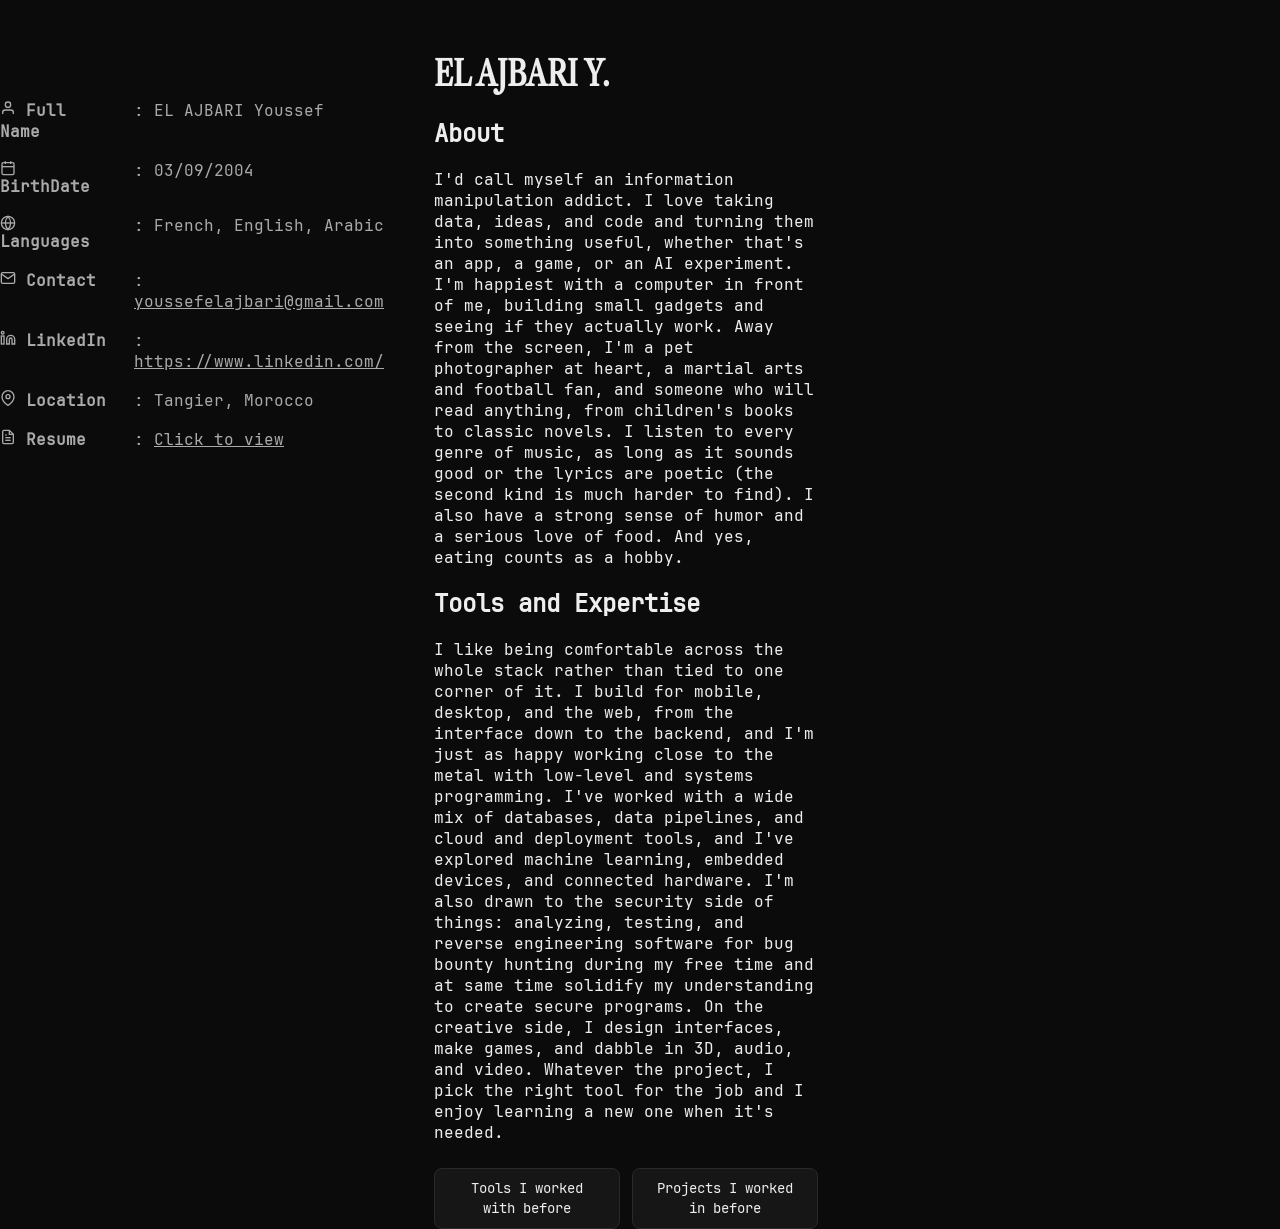
<file: index.html>
<html>

    <head>
        <meta name="viewport" content="width=device-width, initial-scale=1">
        <title>
            EL AJBARI Y.
        </title>
        <link rel="stylesheet" href="assets/styles/index.css">
    </head>

    <body>
        <div class="screen">
            <div class="side">
                <dl class="info-list">
                <dt><svg viewBox="0 0 24 24" width="16" height="16" stroke="currentColor" stroke-width="2" fill="none"><path d="M20 21v-2a4 4 0 0 0-4-4H8a4 4 0 0 0-4 4v2"></path><circle cx="12" cy="7" r="4"></circle></svg> Full Name</dt>
                <dd>EL AJBARI Youssef</dd>

                <dt><svg viewBox="0 0 24 24" width="16" height="16" stroke="currentColor" stroke-width="2" fill="none"><rect x="3" y="4" width="18" height="18" rx="2" ry="2"></rect><line x1="16" y1="2" x2="16" y2="6"></line><line x1="8" y1="2" x2="8" y2="6"></line><line x1="3" y1="10" x2="21" y2="10"></line></svg> BirthDate</dt>
                <dd>03/09/2004</dd>

                <dt><svg viewBox="0 0 24 24" width="16" height="16" stroke="currentColor" stroke-width="2" fill="none"><circle cx="12" cy="12" r="10"></circle><line x1="2" y1="12" x2="22" y2="12"></line><path d="M12 2a15.3 15.3 0 0 1 4 10 15.3 15.3 0 0 1-4 10 15.3 15.3 0 0 1-4-10 15.3 15.3 0 0 1 4-10z"></path></svg> Languages</dt>
                <dd>French, English, Arabic</dd>

                <dt><svg viewBox="0 0 24 24" width="16" height="16" stroke="currentColor" stroke-width="2" fill="none"><path d="M4 4h16c1.1 0 2 .9 2 2v12c0 1.1-.9 2-2 2H4c-1.1 0-2-.9-2-2V6c0-1.1.9-2 2-2z"></path><polyline points="22,6 12,13 2,6"></polyline></svg> Contact</dt>
                <dd><a href="mailto:youssefelajbari@gmail.com">youssefelajbari@gmail.com</a></dd>

                <dt><svg viewBox="0 0 24 24" width="16" height="16" stroke="currentColor" stroke-width="2" fill="none"><path d="M16 8a6 6 0 0 1 6 6v7h-4v-7a2 2 0 0 0-2-2 2 2 0 0 0-2 2v7h-4v-7a6 6 0 0 1 6-6z"></path><rect x="2" y="9" width="4" height="12"></rect><circle cx="4" cy="4" r="2"></circle></svg> LinkedIn</dt>
                <dd><a href="https://www.linkedin.com/in/youssef-el-ajbari-150796341/" target="_blank" rel="noopener noreferrer">https://www.linkedin.com/</a></dd>

                <dt><svg viewBox="0 0 24 24" width="16" height="16" stroke="currentColor" stroke-width="2" fill="none"><path d="M21 10c0 7-9 13-9 13s-9-6-9-13a9 9 0 0 1 18 0z"></path><circle cx="12" cy="10" r="3"></circle></svg> Location</dt>
                <dd>Tangier, Morocco</dd>

                <dt><svg viewBox="0 0 24 24" width="16" height="16" stroke="currentColor" stroke-width="2" fill="none"><path d="M14 2H6a2 2 0 0 0-2 2v16a2 2 0 0 0 2 2h12a2 2 0 0 0 2-2V8z"></path><polyline points="14 2 14 8 20 8"></polyline><line x1="16" y1="13" x2="8" y2="13"></line><line x1="16" y1="17" x2="8" y2="17"></line><polyline points="10 9 9 9 8 9"></polyline></svg> Resume</dt>
                <dd><a href="assets/docs/CV.pdf" target="_blank" rel="noopener noreferrer">Click to view</a></dd>
            </dl>
            </div>
            <div class="content">
                <p>
                    <h1> EL AJBARI Y.</h1>
                    <h2>About</h2>
                    I'd call myself an information manipulation addict. I love taking data, ideas, and code and turning them into something useful, whether that's an app, a game, or an AI experiment. I'm happiest with a computer in front of me, building small gadgets and seeing if they actually work.
                    Away from the screen, I'm a pet photographer at heart, a martial arts and football fan, and someone who will read anything, from children's books to classic novels. I listen to every genre of music, as long as it sounds good or the lyrics are poetic (the second kind is much harder to find). I also have a strong sense of humor and a serious love of food. And yes, eating counts as a hobby.
                        <h2>Tools and Expertise</h2>
                    I like being comfortable across the whole stack rather than tied to one corner of it. I build for mobile, desktop, and the web, from the interface down to the backend, and I'm just as happy working close to the metal with low-level and systems programming. I've worked with a wide mix of databases, data pipelines, and cloud and deployment tools, and I've explored machine learning, embedded devices, and connected hardware. I'm also drawn to the security side of things: analyzing, testing, and reverse engineering software for bug bounty hunting during my free time and at same time solidify my understanding to create secure programs. On the creative side, I design interfaces, make games, and dabble in 3D, audio, and video. Whatever the project, I pick the right tool for the job and I enjoy learning a new one when it's needed.
                </p>
                <div class="buttons">
                    <button onclick="navigate('assets/pages/tools.html')">Tools I worked with before</button><button onclick="navigate('assets/pages/projects.html')">Projects I worked in before</button>
                </div>
            </div>
        </div>
    </body>

    <script>
        function navigate(page){
            window.location.href = page;
        }
    </script>
</html>
</file>
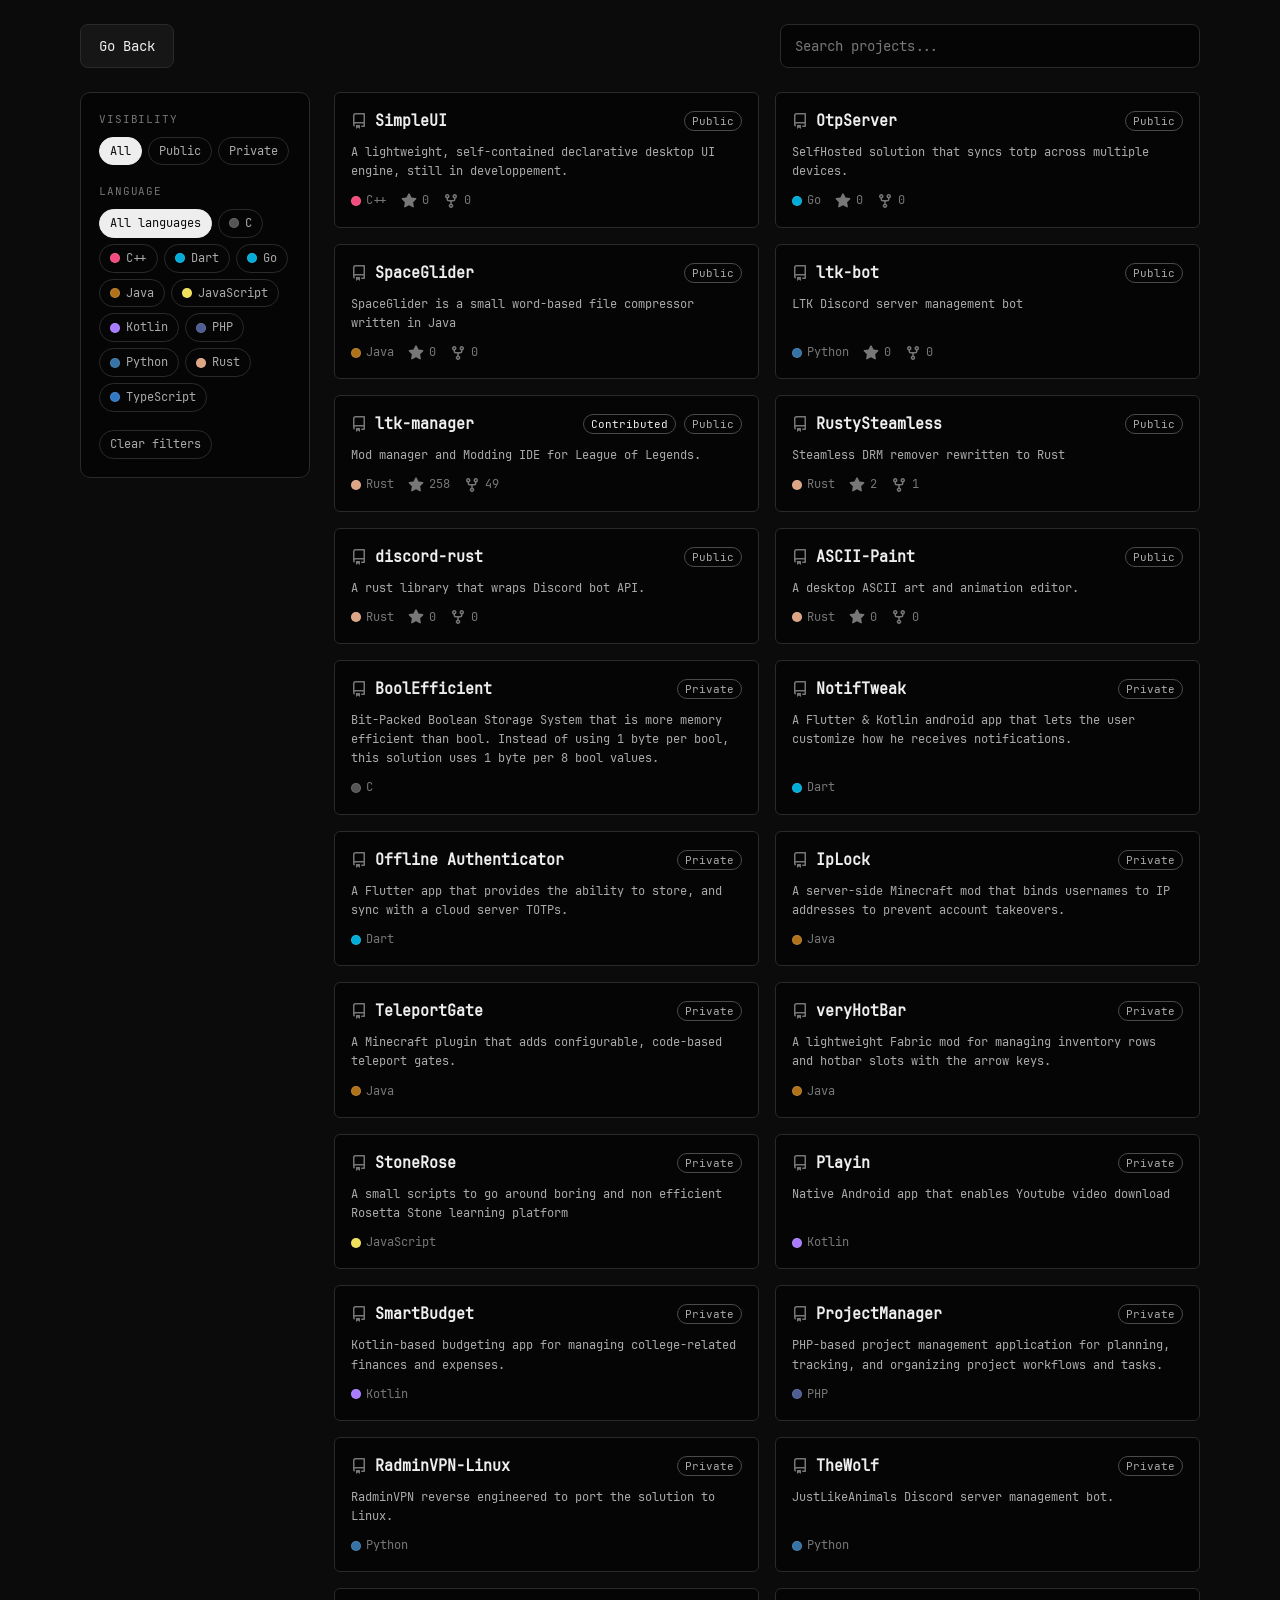
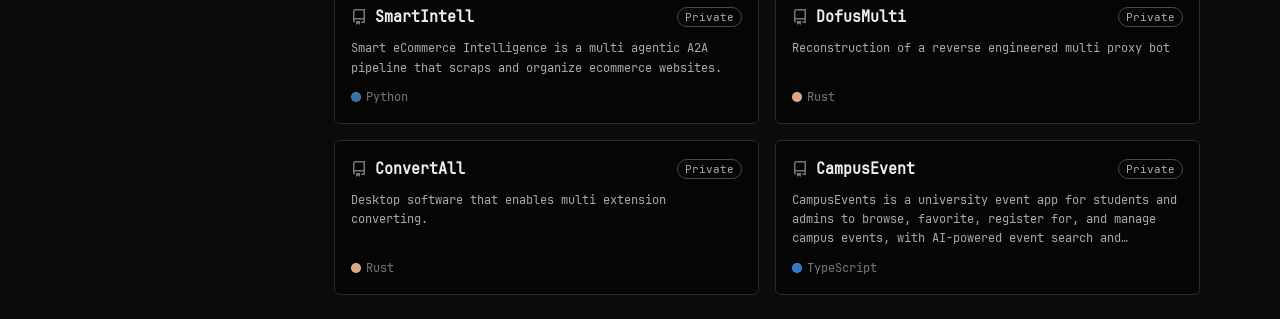
<file: assets/pages/projects.html>
<!DOCTYPE html>
<html lang="en">
    <head>
        <meta charset="utf-8">
        <meta name="viewport" content="width=device-width, initial-scale=1">
        <title>Projects</title>
        <link href="../styles/projects.css?v=20261025" rel="stylesheet">
    </head>

    <body>
        <svg width="0" height="0" style="position:absolute" aria-hidden="true">
            <symbol id="i-repo" viewBox="0 0 16 16"><path d="M2 2.5A2.5 2.5 0 0 1 4.5 0h8.75a.75.75 0 0 1 .75.75v12.5a.75.75 0 0 1-.75.75h-2.5a.75.75 0 0 1 0-1.5h1.75v-2h-8a1 1 0 0 0-.714 1.7.75.75 0 1 1-1.072 1.05A2.495 2.495 0 0 1 2 11.5Zm10.5-1h-8a1 1 0 0 0-1 1v6.708A2.486 2.486 0 0 1 4.5 9h8ZM5 12.25a.25.25 0 0 1 .25-.25h3.5a.25.25 0 0 1 .25.25v3.25a.25.25 0 0 1-.4.2l-1.45-1.087a.249.249 0 0 0-.3 0L5.4 15.7a.25.25 0 0 1-.4-.2Z"/></symbol>
            <symbol id="i-star" viewBox="0 0 16 16"><path d="M8 .25a.75.75 0 0 1 .673.418l1.882 3.815 4.21.612a.75.75 0 0 1 .416 1.279l-3.046 2.97.719 4.192a.751.751 0 0 1-1.088.791L8 12.347l-3.766 1.98a.75.75 0 0 1-1.088-.79l.72-4.194L.818 6.374a.75.75 0 0 1 .416-1.28l4.21-.611L7.327.668A.75.75 0 0 1 8 .25Z"/></symbol>
            <symbol id="i-fork" viewBox="0 0 16 16"><path d="M5 5.372v.878c0 .414.336.75.75.75h4.5a.75.75 0 0 0 .75-.75v-.878a2.25 2.25 0 1 1 1.5 0v.878a2.25 2.25 0 0 1-2.25 2.25h-1.5v2.128a2.251 2.251 0 1 1-1.5 0V8.5h-1.5A2.25 2.25 0 0 1 3.5 6.25v-.878a2.25 2.25 0 1 1 1.5 0ZM5 3.25a.75.75 0 1 0-1.5 0 .75.75 0 0 0 1.5 0Zm6.75.75a.75.75 0 1 0 0-1.5.75.75 0 0 0 0 1.5Zm-3 8.75a.75.75 0 1 0-1.5 0 .75.75 0 0 0 1.5 0Z"/></symbol>
        </svg>

        <div class="screen">
            <header class="repo-toolbar">
                <a class="back-btn" href="../../index.html">Go Back</a>

                <input type="search" id="repo-search" placeholder="Search projects..." aria-label="Search projects" autocomplete="off">

                <button type="button" id="filter-toggle" class="filter-btn" aria-expanded="true" aria-controls="filter-panel">
                    <svg width="16" height="16" viewBox="0 0 16 16" fill="currentColor" aria-hidden="true"><path d="M.75 3h14.5a.75.75 0 0 1 0 1.5H.75a.75.75 0 0 1 0-1.5ZM3 7.75A.75.75 0 0 1 3.75 7h8.5a.75.75 0 0 1 0 1.5h-8.5A.75.75 0 0 1 3 7.75Zm3 4a.75.75 0 0 1 .75-.75h2.5a.75.75 0 0 1 0 1.5h-2.5a.75.75 0 0 1-.75-.75Z"/></svg>
                    Filter <span id="filter-badge" class="filter-badge" hidden>0</span>
                </button>
            </header>

            <div class="repo-layout">
                <aside class="repo-filters" id="filter-panel" aria-label="Project filters">
                    <div class="filter-section">
                        <span class="filter-label">Visibility</span>
                        <div class="filter-group" id="visibility-filter" role="group" aria-label="Filter by visibility">
                            <button type="button" class="chip active" data-value="all">All</button>
                            <button type="button" class="chip" data-value="public">Public</button>
                            <button type="button" class="chip" data-value="private">Private</button>
                        </div>
                    </div>
                    <div class="filter-section">
                        <span class="filter-label">Language</span>
                        <div class="filter-group" id="lang-filter" role="group" aria-label="Filter by language"></div>
                    </div>
                    <button type="button" id="filter-clear" class="chip filter-clear">Clear filters</button>
                </aside>

                <main class="repo-results">
                    <p id="repo-empty" class="empty" hidden>No projects match your filters.</p>

                    <div class="repo-grid" id="repo-grid"></div>
                </main>
            </div>
        </div>

        <dialog class="project-modal" id="project-modal" aria-labelledby="modal-title">
            <div class="modal-inner">
                <button type="button" class="modal-close" id="modal-close" aria-label="Close project details">&times;</button>

                <div class="modal-content">
                    <div class="modal-head">
                        <img class="modal-avatar" id="modal-avatar" alt="El Ajbari Youssef" width="64" height="64">
                        <div class="modal-heading">
                            <p class="modal-owner" id="modal-owner"></p>
                            <div class="modal-title-row">
                                <h2 class="modal-title" id="modal-title"></h2>
                                <span class="repo-badge contributor" id="modal-contributor" hidden>Contributed</span>
                                <span class="repo-badge" id="modal-badge"></span>
                            </div>
                        </div>
                    </div>

                    <p class="modal-description" id="modal-description"></p>
                    <ul class="repo-meta modal-meta" id="modal-meta"></ul>

                    <div class="modal-section" id="modal-details-section" hidden>
                        <h3>About</h3>
                        <p id="modal-details"></p>
                        <ul class="modal-highlights" id="modal-highlights"></ul>
                    </div>

                    <div class="modal-section" id="modal-topics-section" hidden>
                        <h3>Topics</h3>
                        <div class="topic-list" id="modal-topics"></div>
                    </div>

                    <div class="modal-section" id="modal-gallery-section" hidden>
                        <h3>Screenshots</h3>
                        <div class="modal-gallery" id="modal-gallery"></div>
                    </div>

                    <div class="modal-section" id="modal-links-section" hidden>
                        <h3>Links</h3>
                        <div class="modal-links" id="modal-links"></div>
                    </div>

                    <p class="modal-private" id="modal-private" hidden>Private project &mdash; source is not publicly available.</p>
                </div>
            </div>
        </dialog>

        <script src="../js/projects.js?v=20261025"></script>
    </body>
</html>
</file>
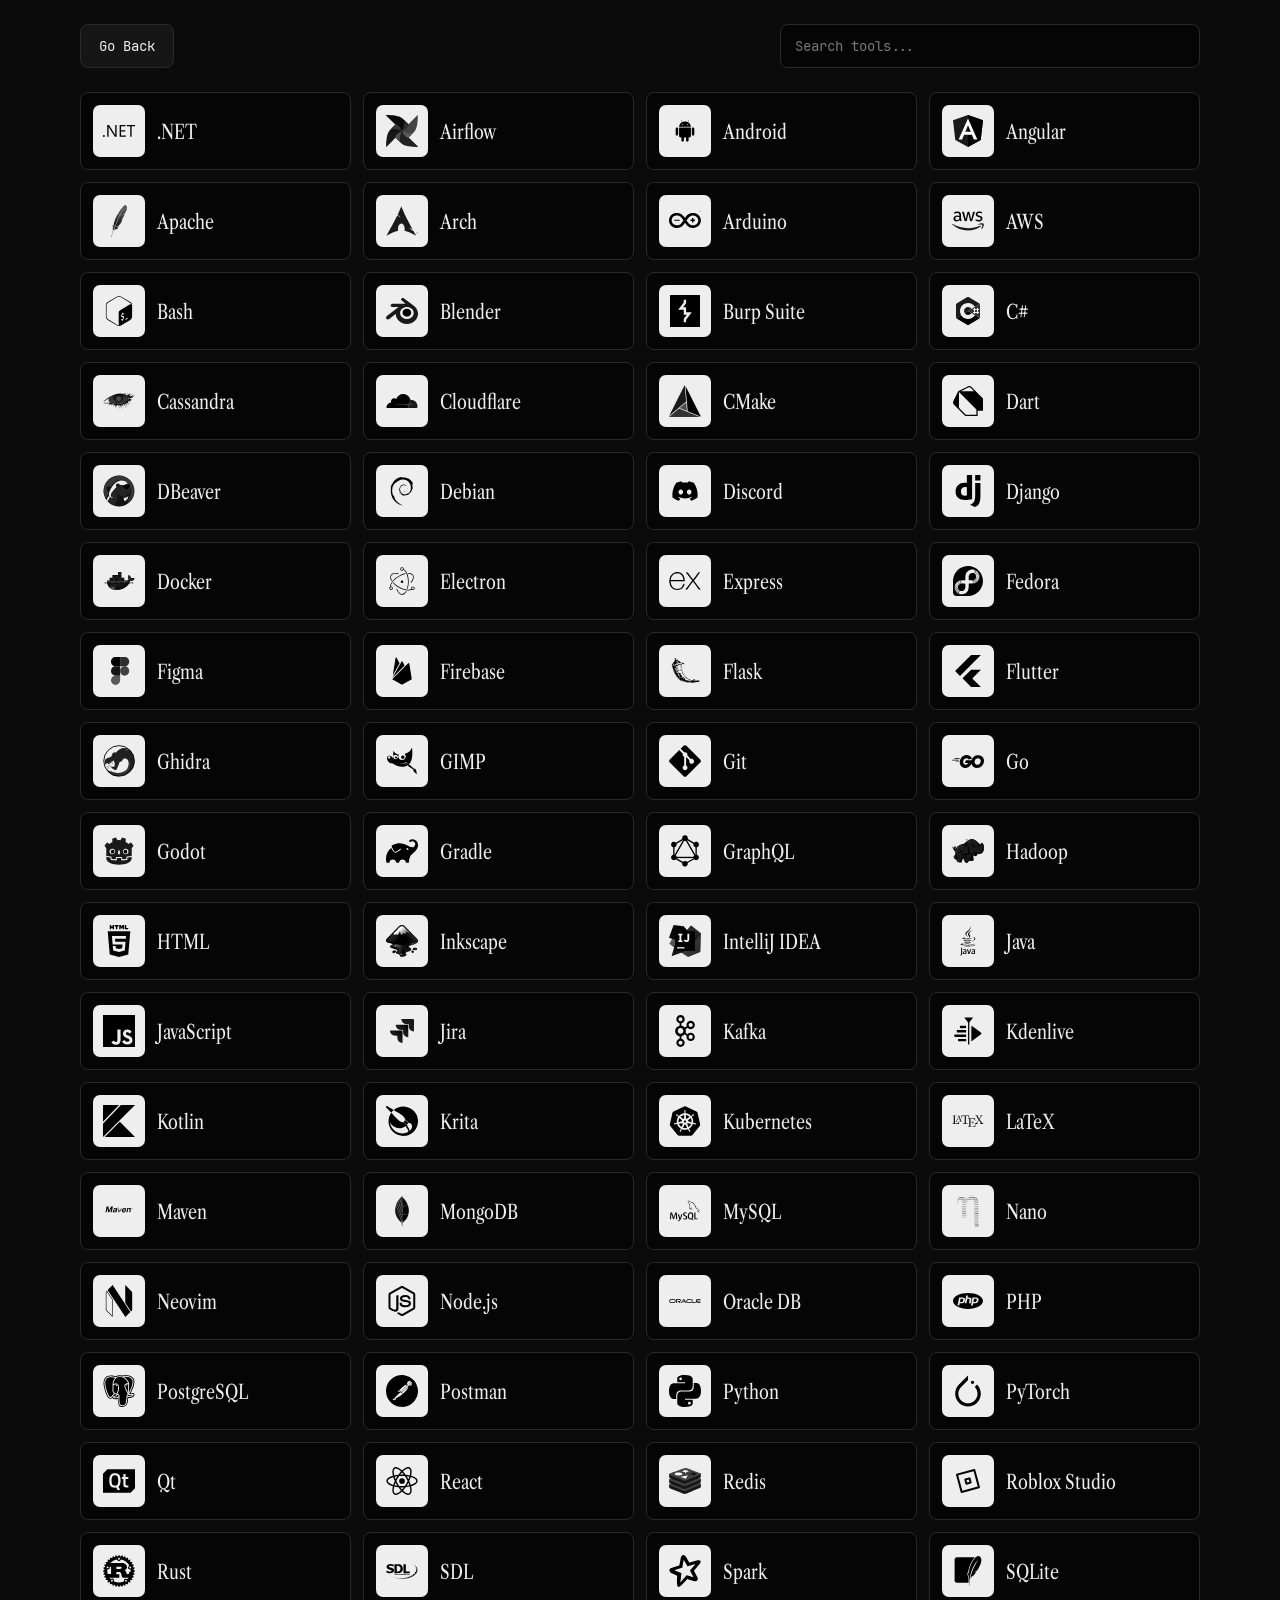
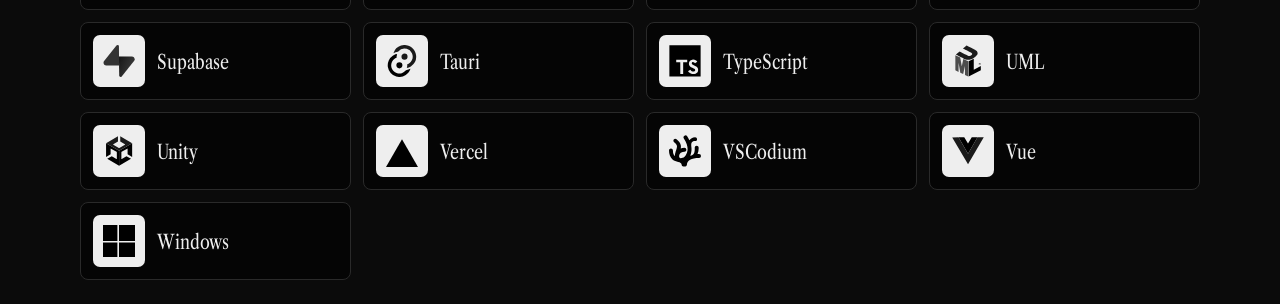
<file: assets/pages/tools.html>
<!DOCTYPE html>
<html lang="en">
    <head>
        <meta charset="utf-8">
        <meta name="viewport" content="width=device-width, initial-scale=1">
        <title>Tools</title>
        <link href="../styles/tools.css?v=20261025" rel="stylesheet">
    </head>

    <body>
        <div class="screen">
            <header class="repo-toolbar">
                <a class="back-btn" href="../../index.html">Go Back</a>
                <input type="search" id="search" placeholder="Search tools..." aria-label="Search tools" autocomplete="off">
            </header>

            <main class="tools-results">
                <p class="empty" id="empty" hidden>No tools match your search.</p>
                <div class="grid" id="cards"></div>
            </main>
        </div>

        <dialog class="tool-modal" id="tool-modal" aria-labelledby="tool-modal-title">
            <div class="tool-modal-inner">
                <button type="button" class="tool-modal-close" id="tool-modal-close" aria-label="Close tool details">&times;</button>

                <div class="tool-modal-head">
                    <span class="tool-modal-icon">
                        <img id="tool-modal-image" alt="" width="64" height="64">
                    </span>
                    <div class="tool-modal-heading">
                        <p class="tool-modal-label">Tool</p>
                        <h2 class="tool-modal-title" id="tool-modal-title"></h2>
                    </div>
                </div>

                <p class="tool-modal-description" id="tool-modal-description"></p>
            </div>
        </dialog>

        <script src="../js/tools.js?v=20261025"></script>
    </body>
</html>
</file>
<file: assets/styles/index.css>
@font-face {
    font-family: 'JetBrains Mono';
    src: url('../fonts/JetBrainsMono-Regular.ttf') format('truetype');
    font-weight: normal;
    font-style: normal;
}

@font-face {
    font-family: 'Libre Caslon Condensed';
    src: url('../fonts/LibreCaslonCondensed.ttf') format('truetype');
    font-weight: normal;
    font-style: normal;
}

:root {
    --bg: #0b0b0b;
    --surface: #050505;
    --surface-hover: #101010;
    --border: #2a2a2a;
    --border-hover: #4a4a4a;
    --text: #eee;
    --muted: #aaa;
    --faint: #777;
    --font-ui: 'JetBrains Mono', monospace;
    --font-display: 'Libre Caslon Condensed', serif;
    color-scheme: dark;
}

*,
*::before,
*::after {
    box-sizing: border-box;
}

html,
body {
    width: 100%;
    min-height: 100%;
    margin: 0;
    background: var(--bg);
}

body {
    color: var(--text);
    font-family: var(--font-ui);
}

a {
    color: var(--muted);
}

.buttons {
    display: flex;
    gap: 12px;
    width: 100%;
    margin-top: 25px;
}

button {
    flex: 1 1 0;
    min-width: 0;
    min-height: 44px;
    margin: 0;
    padding: 10px 18px;
    color: var(--text);
    background: #161616;
    border: 1px solid var(--border);
    border-radius: 8px;
    font-family: var(--font-ui);
    font-size: 14px;
    line-height: 1.4;
    cursor: pointer;
    transition: background-color 0.2s ease, border-color 0.2s ease, transform 0.2s ease;
}

h1 {
    margin-top: 0;
    font-family: var(--font-display);
    font-size: 35px;
}

.screen {
    display: flex;
    flex-direction: row;
    align-items: flex-start;
    justify-content: flex-start;
    gap: 50px;
    min-height: 100vh;
    color: var(--text);
    background-color: var(--bg);
    font-family: var(--font-ui);
}

.info-list {
    display: grid;
    grid-template-columns: auto 1fr;
    column-gap: 26px;
    row-gap: 18px;
    margin: 0;
}

.info-list dt {
    font-weight: 600;
}

.info-list dd::before {
    content: ": ";
}

.info-list dd {
    margin: 0;
}

.side {
    position: sticky;
    top: 100px;
    display: flex;
    flex-shrink: 0;
    align-items: center;
    justify-content: flex-end;
    gap: 15px;
    width: 30%;
    margin-top: 100px;
    color: var(--muted);
    text-align: left;
}

.side .bar {
    width: 4px;
    height: 120px;
    background-color: var(--text);
    border-radius: 2px;
}

.side .label {
    font-size: 15px;
    letter-spacing: 2px;
    text-transform: uppercase;
}

.content {
    flex: 0 0 30vw;
    width: 30vw;
    margin-top: 50px;
}

.content p {
    width: 100%;
    margin: 0;
}

@media (hover: hover) {
    button:hover {
        background: #222;
        border-color: var(--border-hover);
    }
}

button:active {
    transform: scale(0.97);
}

@media (max-width: 900px) {
    html {
        -webkit-text-size-adjust: 100%;
        text-size-adjust: 100%;
    }

    .screen {
        flex-direction: column;
        align-items: stretch;
        gap: 0;
        padding: 24px 20px 32px;
    }

    .content {
        order: 1;
        flex: none;
        width: 100%;
        margin-top: 0;
    }

    .side {
        order: 2;
        position: static;
        width: 100%;
        margin-top: 32px;
        padding-top: 24px;
        border-top: 1px solid var(--border);
        justify-content: flex-start;
        overflow-wrap: anywhere;
    }

    .side p {
        margin: 0;
        line-height: 1.7;
    }
}

@media (max-width: 600px) {
    .buttons {
        flex-direction: column;
    }

    button {
        flex: none;
        width: 100%;
        padding: 14px 10px;
    }
}
</file>
<file: assets/styles/projects.css>
@font-face {
    font-family: 'JetBrains Mono';
    src: url('../fonts/JetBrainsMono-Regular.ttf') format('truetype');
    font-weight: normal;
    font-style: normal;
}

@font-face {
    font-family: 'Libre Caslon Condensed';
    src: url('../fonts/LibreCaslonCondensed.ttf') format('truetype');
    font-weight: normal;
    font-style: normal;
}

:root {
    --bg: #0b0b0b;
    --surface: #050505;
    --surface-hover: #101010;
    --border: #2a2a2a;
    --border-hover: #4a4a4a;
    --text: #eee;
    --muted: #aaa;
    --faint: #777;
    --accent: #eee;
    --radius: 10px;
    --font-ui: 'JetBrains Mono', monospace;
    --font-display: 'Libre Caslon Condensed', serif;
    color-scheme: dark;
}

*,
*::before,
*::after {
    box-sizing: border-box;
}

html,
body {
    width: 100%;
    min-height: 100%;
    margin: 0;
}

body {
    background: var(--bg);
    color: var(--text);
    font-family: var(--font-ui);
    font-size: 14px;
    line-height: 1.6;
}

body.modal-open {
    overflow: hidden;
}

button,
input {
    font: inherit;
}

a {
    color: var(--muted);
}

.screen {
    width: 100%;
    min-height: 100vh;
    padding: 24px;
    background: var(--bg);
}

.repo-toolbar {
    display: flex;
    align-items: center;
    gap: 12px;
    max-width: 1120px;
    margin: 0 auto 24px;
}

.back-btn,
.filter-btn {
    display: inline-flex;
    flex: none;
    align-items: center;
    justify-content: center;
    gap: 8px;
    height: 44px;
    padding: 0 18px;
    color: var(--text);
    background: #161616;
    border: 1px solid var(--border);
    border-radius: 8px;
    cursor: pointer;
    text-decoration: none;
    white-space: nowrap;
    transition: background-color 0.2s ease, border-color 0.2s ease, transform 0.2s ease;
}

.back-btn:hover,
.filter-btn:hover,
.filter-btn[aria-expanded="true"] {
    background: #222;
    border-color: var(--border-hover);
}

.back-btn:active,
.filter-btn:active {
    transform: scale(0.97);
}

#repo-search {
    flex: 1 1 auto;
    width: 100%;
    max-width: 420px;
    height: 44px;
    margin-left: auto;
    padding: 0 14px;
    color: var(--text);
    background: var(--surface);
    border: 1px solid var(--border);
    border-radius: 8px;
    outline: none;
    transition: border-color 0.2s ease;
}

#repo-search::placeholder {
    color: var(--faint);
}

#repo-search:focus {
    border-color: var(--text);
}

.filter-btn {
    display: none;
}

.filter-badge {
    min-width: 18px;
    padding: 0 5px;
    color: var(--bg);
    background: var(--accent);
    border-radius: 999px;
    font-size: 11px;
    line-height: 18px;
    text-align: center;
}

.filter-badge[hidden] {
    display: none;
}

.repo-layout {
    display: grid;
    grid-template-columns: 230px minmax(0, 1fr);
    gap: 24px;
    align-items: start;
    max-width: 1120px;
    margin: 0 auto;
}

.repo-filters {
    position: sticky;
    top: 24px;
    display: flex;
    flex-direction: column;
    gap: 18px;
    max-height: calc(100vh - 48px);
    padding: 18px;
    overflow-y: auto;
    background: var(--surface);
    border: 1px solid var(--border);
    border-radius: var(--radius);
}

.filter-section {
    display: flex;
    flex-direction: column;
    gap: 8px;
}

.filter-label {
    color: var(--faint);
    font-size: 11px;
    letter-spacing: 0.08em;
    text-transform: uppercase;
}

.filter-group {
    display: flex;
    flex-wrap: wrap;
    gap: 6px;
}

.filter-clear {
    align-self: flex-start;
}

.chip {
    display: inline-flex;
    align-items: center;
    gap: 6px;
    padding: 5px 10px;
    color: var(--muted);
    background: transparent;
    border: 1px solid var(--border);
    border-radius: 999px;
    font-size: 12px;
    line-height: 1.4;
    cursor: pointer;
    transition: color 0.15s ease, background-color 0.15s ease, border-color 0.15s ease;
}

.chip:hover {
    color: var(--text);
    background: #161616;
    border-color: var(--border-hover);
}

.chip.active {
    color: var(--bg);
    background: var(--accent);
    border-color: var(--accent);
}

.repo-results {
    min-width: 0;
}

.repo-grid {
    display: grid;
    grid-template-columns: repeat(auto-fill, minmax(300px, 1fr));
    gap: 16px;
}

.repo-card {
    display: flex;
    flex-direction: column;
    gap: 10px;
    padding: 16px;
    background: var(--surface);
    border: 1px solid var(--border);
    border-radius: 6px;
    cursor: pointer;
    transition: background-color 0.2s ease, border-color 0.2s ease;
}

.repo-card:hover {
    background: var(--surface-hover);
    border-color: var(--border-hover);
}

.repo-card:hover .repo-name-btn {
    text-decoration: underline;
    text-underline-offset: 2px;
}

.repo-card:has(.repo-name-btn:focus-visible) {
    border-color: var(--text);
    outline: 2px solid var(--text);
    outline-offset: 2px;
}

.repo-card[hidden] {
    display: none !important;
}

.repo-header {
    display: flex;
    align-items: center;
    gap: 8px;
    min-width: 0;
}

.repo-icon {
    flex: none;
    fill: var(--faint);
}

.repo-name {
    min-width: 0;
    margin: 0;
    overflow: hidden;
    font-size: 15px;
    font-weight: 600;
    text-overflow: ellipsis;
    white-space: nowrap;
}

.repo-name-btn {
    display: block;
    max-width: 100%;
    padding: 0;
    overflow: hidden;
    color: var(--text);
    background: none;
    border: 0;
    font: inherit;
    text-align: left;
    text-overflow: ellipsis;
    white-space: nowrap;
    cursor: pointer;
}

.repo-name-btn:focus-visible {
    outline: none;
}

.repo-badge {
    flex: none;
    margin-left: auto;
    padding: 0 7px;
    color: var(--muted);
    border: 1px solid var(--border-hover);
    border-radius: 999px;
    font-size: 11px;
    letter-spacing: 0;
    line-height: 18px;
}

.repo-badge.private {
    border-style: solid;
}

.repo-badge.contributor {
    color: var(--text);
    border-color: var(--border-hover);
}

.repo-badge.contributor:not([hidden]) + .repo-badge {
    margin-left: 0;
}

.repo-description {
    display: -webkit-box;
    flex: 1;
    margin: 0;
    overflow: hidden;
    color: var(--muted);
    font-size: 12px;
    line-height: 1.6;
    -webkit-box-orient: vertical;
    -webkit-line-clamp: 3;
}

.repo-meta {
    display: flex;
    flex-wrap: wrap;
    align-items: center;
    gap: 6px 14px;
    margin: 0;
    padding: 0;
    color: var(--faint);
    font-size: 12px;
    list-style: none;
}

.repo-meta li {
    display: inline-flex;
    align-items: center;
    gap: 5px;
}

.repo-meta svg {
    flex: none;
    fill: currentColor;
}

.lang-dot {
    flex: none;
    width: 10px;
    height: 10px;
    background: var(--lang, #8b949e);
    border-radius: 50%;
    box-shadow: inset 0 0 0 1px rgba(255, 255, 255, 0.12);
}

.empty {
    margin: 0;
    padding: 48px 24px;
    color: var(--faint);
    border: 1px dashed var(--border);
    border-radius: var(--radius);
    text-align: center;
}

.project-modal {
    width: min(720px, calc(100vw - 32px));
    max-width: 720px;
    max-height: calc(100vh - 48px);
    margin: auto;
    padding: 0;
    overflow: hidden;
    color: var(--text);
    background: var(--surface);
    border: 1px solid var(--border);
    border-radius: 12px;
    box-shadow: 0 24px 80px rgba(0, 0, 0, 0.6);
}

.project-modal::backdrop {
    background: rgba(0, 0, 0, 0.72);
    backdrop-filter: blur(3px);
}

.project-modal[open] {
    animation: modal-in 0.18s ease-out;
}

@keyframes modal-in {
    from {
        opacity: 0;
        transform: translateY(10px) scale(0.98);
    }
    to {
        opacity: 1;
        transform: translateY(0) scale(1);
    }
}

.modal-inner {
    position: relative;
    display: flex;
    flex-direction: column;
    max-height: calc(100vh - 48px);
}

.modal-content {
    overflow-y: auto;
    padding: 24px;
}

.modal-close {
    position: absolute;
    top: 12px;
    right: 12px;
    z-index: 2;
    display: inline-flex;
    align-items: center;
    justify-content: center;
    width: 34px;
    height: 34px;
    padding: 0;
    color: var(--muted);
    background: rgba(11, 11, 11, 0.85);
    border: 1px solid var(--border);
    border-radius: 50%;
    font-size: 20px;
    line-height: 1;
    cursor: pointer;
}

.modal-close:hover {
    color: var(--text);
    background: #222;
    border-color: var(--border-hover);
}

.modal-head {
    display: flex;
    align-items: flex-start;
    gap: 14px;
    padding-right: 36px;
}

.modal-avatar {
    display: block;
    flex: none;
    width: 64px;
    height: 64px;
    object-fit: cover;
    opacity: 0;
    background: #111;
    border: 1px solid var(--border);
    border-radius: 50%;
    transition: opacity 0.15s ease;
}

.modal-avatar.is-ready {
    opacity: 1;
}

.modal-heading {
    flex: 1;
    min-width: 0;
}

.modal-owner {
    margin: 0 0 2px;
    color: var(--faint);
    font-size: 12px;
    line-height: 1.4;
}

.modal-owner a {
    color: inherit;
    text-decoration: none;
}

.modal-owner a:hover {
    color: var(--text);
    text-decoration: underline;
}

.modal-title-row {
    display: flex;
    align-items: flex-start;
    gap: 12px;
    min-width: 0;
}

.modal-title-row .modal-title {
    flex: 1;
    min-width: 0;
}

.modal-title {
    margin: 0;
    font-family: var(--font-display);
    font-size: 30px;
    font-weight: normal;
    line-height: 1.15;
    overflow-wrap: anywhere;
}

.modal-title-row .repo-badge {
    margin-top: 6px;
}

.modal-description {
    margin: 14px 0 0;
    color: var(--muted);
    font-size: 14px;
}

.modal-meta {
    gap: 8px 18px;
    margin-top: 16px;
    font-size: 12px;
}

.modal-section {
    margin-top: 22px;
    padding-top: 18px;
    border-top: 1px solid var(--border);
}

.modal-section[hidden],
.modal-highlights[hidden],
.modal-private[hidden] {
    display: none;
}

.modal-section h3 {
    margin: 0 0 10px;
    color: var(--faint);
    font-size: 11px;
    font-weight: normal;
    letter-spacing: 0.08em;
    text-transform: uppercase;
}

.modal-section p {
    margin: 0;
    color: var(--muted);
}

.modal-highlights {
    margin: 10px 0 0;
    padding-left: 18px;
    color: var(--muted);
}

.modal-highlights li + li {
    margin-top: 4px;
}

.topic-list {
    display: flex;
    flex-wrap: wrap;
    gap: 6px;
}

.topic-chip {
    padding: 3px 9px;
    color: var(--muted);
    background: #111;
    border: 1px solid var(--border);
    border-radius: 999px;
    font-size: 11px;
}

.modal-gallery {
    display: grid;
    grid-template-columns: repeat(auto-fit, minmax(180px, 1fr));
    gap: 10px;
}

.modal-gallery img {
    display: block;
    width: 100%;
    height: auto;
    border: 1px solid var(--border);
    border-radius: 8px;
}

.modal-links {
    display: flex;
    flex-wrap: wrap;
    gap: 10px;
}

.modal-link {
    display: inline-flex;
    align-items: center;
    gap: 6px;
    padding: 10px 16px;
    color: var(--bg);
    background: var(--accent);
    border: 1px solid var(--accent);
    border-radius: 8px;
    font-size: 13px;
    text-decoration: none;
    transition: background-color 0.15s ease, border-color 0.15s ease;
}

.modal-link:hover {
    background: #fff;
    border-color: #fff;
}

.modal-link.secondary {
    color: var(--text);
    background: transparent;
    border-color: var(--border);
}

.modal-link.secondary:hover {
    background: #161616;
    border-color: var(--border-hover);
}

.modal-private {
    margin: 18px 0 0;
    color: var(--faint);
    font-size: 12px;
}

@media (max-width: 900px) {
    .screen {
        padding: 16px;
    }

    .repo-toolbar {
        flex-wrap: wrap;
        margin-bottom: 16px;
    }

    #repo-search {
        order: 3;
        flex-basis: 100%;
        max-width: none;
        margin-left: 0;
    }

    .filter-btn {
        display: inline-flex;
        margin-left: auto;
    }

    .repo-layout {
        grid-template-columns: 1fr;
        gap: 16px;
    }

    .repo-filters {
        position: static;
        display: none;
        max-height: none;
        overflow: visible;
    }

    .repo-filters.open {
        display: flex;
    }
}

@media (max-width: 600px) {
    .repo-grid {
        grid-template-columns: 1fr;
    }

    .modal-content {
        padding: 20px;
    }

    .modal-avatar {
        width: 52px;
        height: 52px;
    }

    .modal-title {
        font-size: 26px;
    }
}

@media (prefers-reduced-motion: reduce) {
    .back-btn,
    .filter-btn,
    .chip,
    .repo-card,
    .modal-link {
        transition: none;
    }

    .project-modal[open] {
        animation: none;
    }
}
</file>
<file: assets/styles/tools.css>
@font-face {
    font-family: 'JetBrains Mono';
    src: url('../fonts/JetBrainsMono-Regular.ttf') format('truetype');
    font-weight: normal;
    font-style: normal;
}

@font-face {
    font-family: 'Libre Caslon Condensed';
    src: url('../fonts/LibreCaslonCondensed.ttf') format('truetype');
    font-weight: normal;
    font-style: normal;
}

:root {
    --bg: #0b0b0b;
    --surface: #050505;
    --surface-hover: #101010;
    --border: #2a2a2a;
    --border-hover: #4a4a4a;
    --text: #eee;
    --muted: #aaa;
    --faint: #777;
    --radius: 8px;
    --font-ui: 'JetBrains Mono', monospace;
    --font-display: 'Libre Caslon Condensed', serif;
    color-scheme: dark;
}

*,
*::before,
*::after {
    box-sizing: border-box;
}

html,
body {
    width: 100%;
    min-height: 100%;
    margin: 0;
}

body {
    background: var(--bg);
    color: var(--text);
    font-family: var(--font-ui);
    font-size: 14px;
    line-height: 1.6;
}

body.modal-open {
    overflow: hidden;
}

button,
input {
    font: inherit;
}

.screen {
    width: 100%;
    min-height: 100vh;
    padding: 24px;
    background: var(--bg);
}

.repo-toolbar {
    display: flex;
    align-items: center;
    gap: 12px;
    max-width: 1120px;
    margin: 0 auto 24px;
}

.back-btn {
    display: inline-flex;
    flex: none;
    align-items: center;
    justify-content: center;
    height: 44px;
    padding: 0 18px;
    color: var(--text);
    background: #161616;
    border: 1px solid var(--border);
    border-radius: var(--radius);
    cursor: pointer;
    text-decoration: none;
    white-space: nowrap;
    transition: background-color 0.2s ease, border-color 0.2s ease, transform 0.2s ease;
}

.back-btn:hover {
    background: #222;
    border-color: var(--border-hover);
}

.back-btn:active {
    transform: scale(0.97);
}

#search {
    flex: 1 1 auto;
    width: 100%;
    max-width: 420px;
    height: 44px;
    margin-left: auto;
    padding: 0 14px;
    color: var(--text);
    background: var(--surface);
    border: 1px solid var(--border);
    border-radius: var(--radius);
    outline: none;
    transition: border-color 0.2s ease;
}

#search::placeholder {
    color: var(--faint);
}

#search:focus {
    border-color: var(--text);
}

.tools-results {
    max-width: 1120px;
    margin: 0 auto;
}

.grid {
    display: grid;
    grid-template-columns: repeat(auto-fill, minmax(220px, 1fr));
    gap: 12px;
}

.card {
    display: flex;
    align-items: center;
    gap: 12px;
    width: 100%;
    min-width: 0;
    height: 78px;
    margin: 0;
    padding: 10px 12px;
    color: var(--text);
    background: var(--surface);
    border: 1px solid var(--border);
    border-radius: var(--radius);
    text-align: left;
    cursor: pointer;
    appearance: none;
    transition: background-color 0.2s ease, border-color 0.2s ease, transform 0.2s ease;
}

.card:hover {
    background: var(--surface-hover);
    border-color: var(--border-hover);
}

.card:active {
    transform: scale(0.98);
}

.card:focus-visible {
    border-color: var(--text);
    outline: 2px solid var(--text);
    outline-offset: 2px;
}

.card[hidden] {
    display: none;
}

.icon {
    display: flex;
    flex: none;
    align-items: center;
    justify-content: center;
    width: 52px;
    height: 52px;
    background: #eee;
    border-radius: 7px;
}

.icon img {
    width: 60%;
    height: 60%;
    object-fit: contain;
}

.title {
    min-width: 0;
    font-family: var(--font-display);
    font-size: 20px;
    line-height: 1.15;
    overflow-wrap: anywhere;
}

.empty {
    margin: 0 0 16px;
    padding: 48px 24px;
    color: var(--faint);
    border: 1px dashed var(--border);
    border-radius: var(--radius);
    text-align: center;
}

.tool-modal {
    width: min(520px, calc(100vw - 32px));
    max-width: 520px;
    max-height: calc(100vh - 48px);
    margin: auto;
    padding: 0;
    overflow: hidden;
    color: var(--text);
    background: var(--surface);
    border: 1px solid var(--border);
    border-radius: 12px;
    box-shadow: 0 24px 80px rgba(0, 0, 0, 0.6);
}

.tool-modal::backdrop {
    background: rgba(0, 0, 0, 0.72);
    backdrop-filter: blur(3px);
}

.tool-modal[open] {
    animation: modal-in 0.18s ease-out;
}

@keyframes modal-in {
    from {
        opacity: 0;
        transform: translateY(10px) scale(0.98);
    }
    to {
        opacity: 1;
        transform: translateY(0) scale(1);
    }
}

.tool-modal-inner {
    position: relative;
    max-height: calc(100vh - 48px);
    padding: 24px;
    overflow-y: auto;
}

.tool-modal-close {
    position: absolute;
    top: 12px;
    right: 12px;
    z-index: 2;
    display: inline-flex;
    align-items: center;
    justify-content: center;
    width: 34px;
    height: 34px;
    padding: 0;
    color: var(--muted);
    background: rgba(11, 11, 11, 0.85);
    border: 1px solid var(--border);
    border-radius: 50%;
    font-size: 20px;
    line-height: 1;
    cursor: pointer;
}

.tool-modal-close:hover {
    color: var(--text);
    background: #222;
    border-color: var(--border-hover);
}

.tool-modal-close:focus-visible {
    outline: 2px solid var(--text);
    outline-offset: 2px;
}

.tool-modal-head {
    display: flex;
    align-items: center;
    gap: 16px;
    padding-right: 36px;
}

.tool-modal-icon {
    display: flex;
    flex: none;
    align-items: center;
    justify-content: center;
    width: 64px;
    height: 64px;
    background: #eee;
    border-radius: 10px;
}

.tool-modal-icon img {
    width: 60%;
    height: 60%;
    object-fit: contain;
}

.tool-modal-heading {
    flex: 1;
    min-width: 0;
}

.tool-modal-label {
    margin: 0 0 4px;
    color: var(--faint);
    font-size: 11px;
    letter-spacing: 0.12em;
    text-transform: uppercase;
}

.tool-modal-title {
    margin: 0;
    font-family: var(--font-display);
    font-size: 32px;
    line-height: 1.1;
    overflow-wrap: anywhere;
}

.tool-modal-description {
    margin: 20px 0 0;
    color: var(--muted);
    font-size: 14px;
    line-height: 1.7;
}

@media (max-width: 900px) {
    .screen {
        padding: 16px;
    }

    .repo-toolbar {
        flex-wrap: wrap;
        margin-bottom: 16px;
    }

    #search {
        order: 3;
        flex-basis: 100%;
        max-width: none;
        margin-left: 0;
    }

    .grid {
        gap: 10px;
    }
}

@media (max-width: 600px) {
    .grid {
        grid-template-columns: 1fr;
    }

    .card {
        height: 72px;
    }

    .icon {
        width: 46px;
        height: 46px;
    }

    .tool-modal-inner {
        padding: 20px;
    }

    .tool-modal-icon {
        width: 52px;
        height: 52px;
    }

    .tool-modal-title {
        font-size: 26px;
    }
}

@media (prefers-reduced-motion: reduce) {
    .back-btn,
    .card {
        transition: none;
    }

    .tool-modal[open] {
        animation: none;
    }
}
</file>
